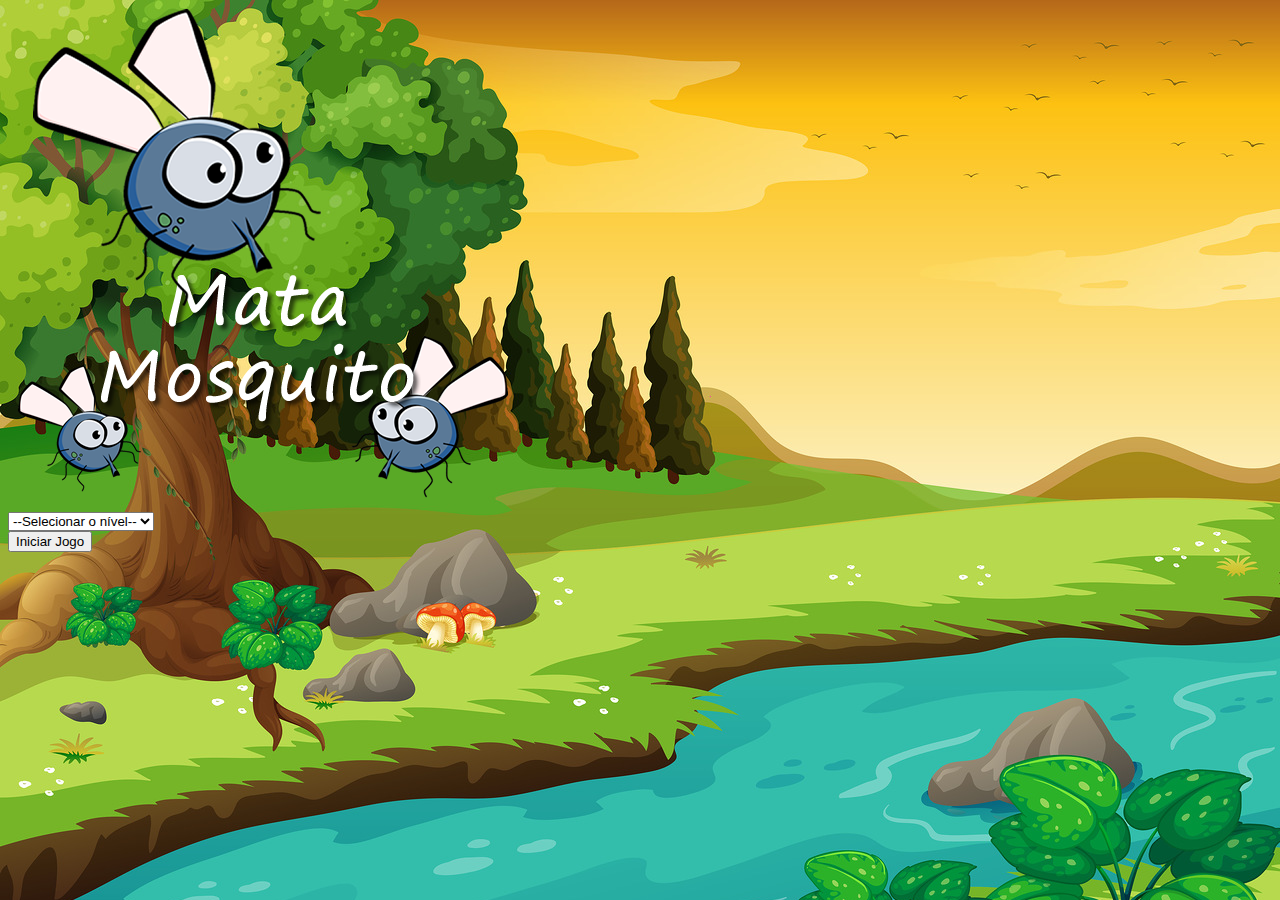
<file: index.html>
<!DOCTYPE html>
<html lang="en">
<head>
    <meta charset="UTF-8">
    <meta http-equiv="X-UA-Compatible" content="IE=edge">
    <meta name="viewport" content="width=device-width, initial-scale=1.0">
    <title>Document</title>

    <link rel="stylesheet" href="https://cdn.jsdelivr.net/npm/bootstrap@4.6.2/dist/css/bootstrap.min.css" 
    integrity="sha384-xOolHFLEh07PJGoPkLv1IbcEPTNtaed2xpHsD9ESMhqIYd0nLMwNLD69Npy4HI+N" 
    crossorigin="anonymous">

    <link rel="stylesheet" href="estilo.css">

    <script>
        function iniciarJogo() {
            var nivel = document.getElementById('nivel').value
            
            if(nivel === '') {
                alert('Selecione um nível para iniciar o jogo!')
                return false
            }

            window.location.href = "app.html?" + nivel
            
        }
    </script>

</head>
<body>
    <div class="container">
        <div class="row">
            <div class="col">
                <div class="d-flex justify-content-center">
                    <img src="imagens/game.png" alt="">
                </div>
            </div>
        </div>

        <div class="row">
            <div class="col">
                <div class="d-flex justify-content-center">
                    <div class="mb-4">
                        <select class="form-control" id="nivel">
                            <option value="">--Selecionar o nível--</option>
                            <option value="normal">Normal</option>
                            <option value="dificil">Difícil</option>
                            <option value="chucknorris">Chuck Norris</option>
                        </select>
                    </div>
                </div>
            </div>
        </div>

        <div class="row">
            <div class="col">
                <div class="d-flex justify-content-center">
                    <button type="button" class="btn btn-success btn-lg btn-outline-light" onclick="iniciarJogo()">Iniciar Jogo</button>
                </div>
            </div>
        </div>
    </div>
    
</body>
</html>
</file>
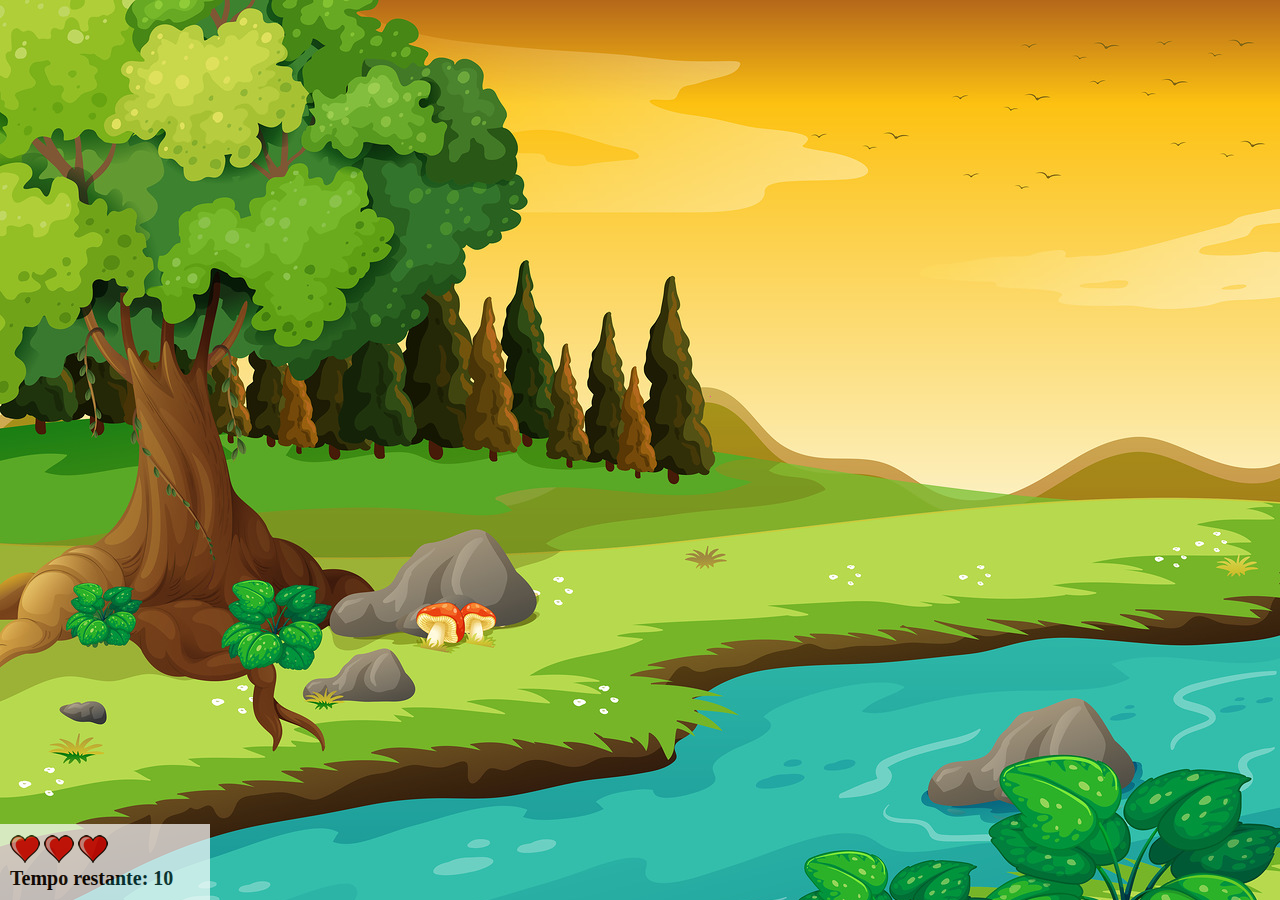
<file: app.html>
<!DOCTYPE html>
<html lang="en">
<head>
    <meta charset="UTF-8">
    <meta http-equiv="X-UA-Compatible" content="IE=edge">
    <meta name="viewport" content="width=device-width, initial-scale=1.0">
    <title>Game Mata Mosquito</title>

    <link rel="stylesheet" href="estilo.css">

    <script src="jogo.js"></script>

</head>

<body onresize="ajustaTamanhoPalcoJogo()">
    <div class="painel">
        <div class="vidas">
            <img id="v1" src="imagens/coracao_cheio.png" alt="">
            <img id="v2" src="imagens/coracao_cheio.png" alt="">
            <img id="v3" src="imagens/coracao_cheio.png" alt="">
        </div>

        <div class="cronometro">
            Tempo restante: <span id="cronometro"></span>
        </div>
    </div>

    <script>

        document.getElementById('cronometro').innerHTML = tempo

        var criaMosquito = setInterval(function() {
            posicaoRandomica()
        }, criaMosquitoTempo)
    </script>
</body>
</html>
</file>
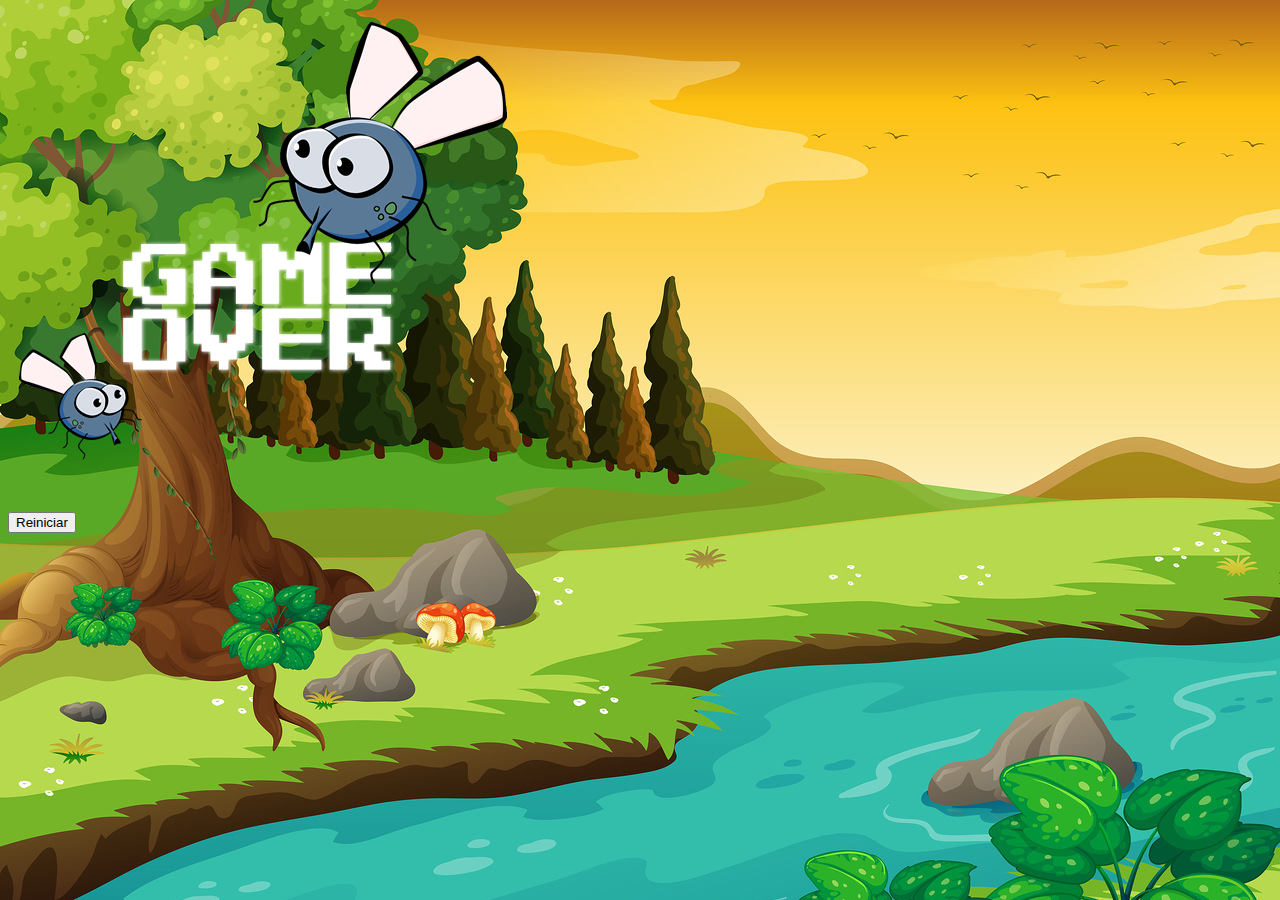
<file: fim_de_jogo.html>
<!DOCTYPE html>
<html lang="en">
<head>
    <meta charset="UTF-8">
    <meta http-equiv="X-UA-Compatible" content="IE=edge">
    <meta name="viewport" content="width=device-width, initial-scale=1.0">
    <title>Document</title>

    <link rel="stylesheet" href="https://cdn.jsdelivr.net/npm/bootstrap@4.6.2/dist/css/bootstrap.min.css" 
    integrity="sha384-xOolHFLEh07PJGoPkLv1IbcEPTNtaed2xpHsD9ESMhqIYd0nLMwNLD69Npy4HI+N" 
    crossorigin="anonymous">
    <link rel="stylesheet" href="estilo.css">
</head>
<body>
    <div class="container">
        <div class="row">
            <div class="col">
                <div class="d-flex justify-content-center">
                    <img src="imagens/game_over.png" alt="">
                </div>
            </div>
        </div>

        <div class="row">
            <div class="col">
                <div class="d-flex justify-content-center">
                    <button type="button" class="btn btn-dark btn-lg" onclick="window.location.href = 'index.html' ">Reiniciar</button>
                </div>
            </div>
        </div>
    </div>
    
</body>
</html>
</file>
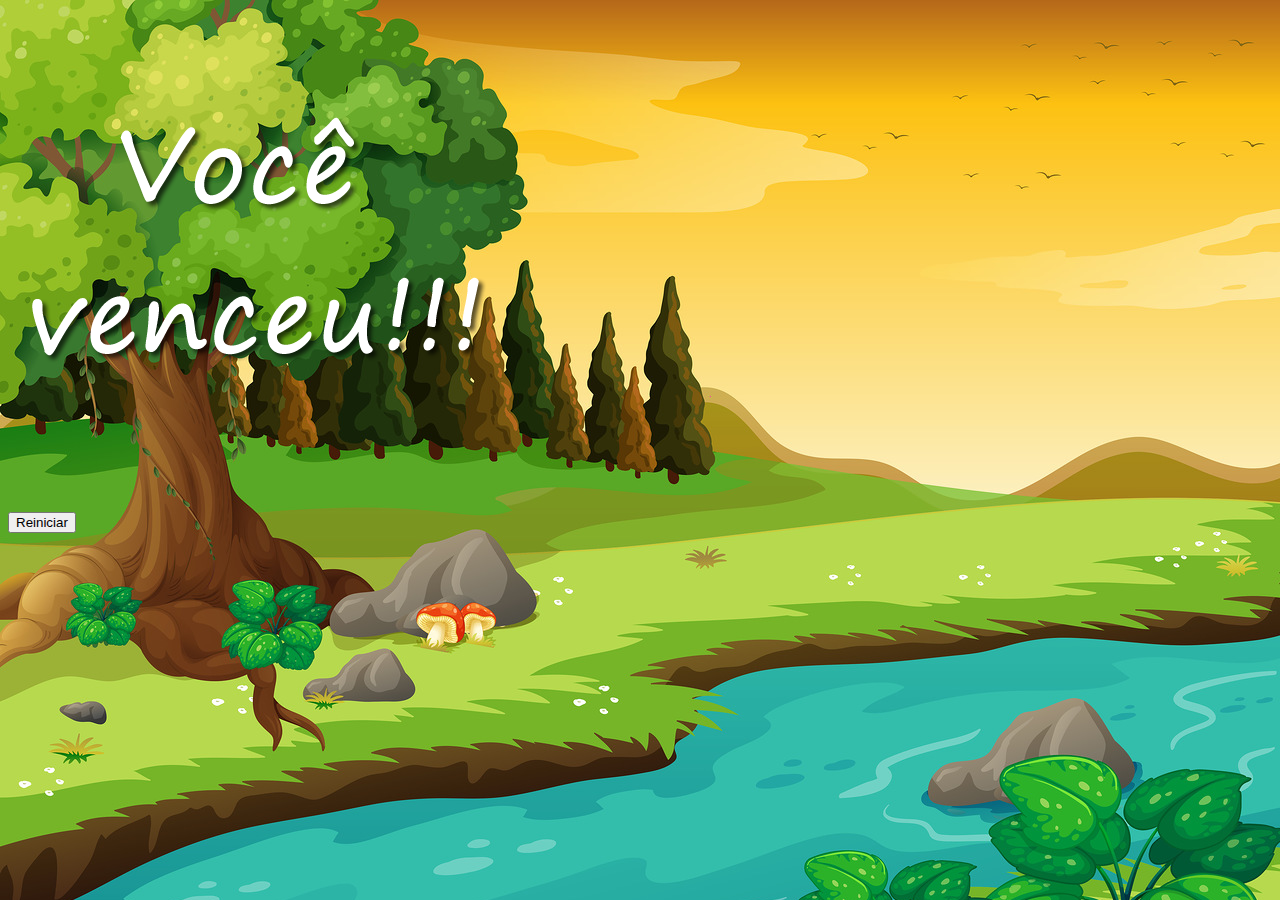
<file: vitoria.html>
<!DOCTYPE html>
<html lang="en">
<head>
    <meta charset="UTF-8">
    <meta http-equiv="X-UA-Compatible" content="IE=edge">
    <meta name="viewport" content="width=device-width, initial-scale=1.0">
    <title>Document</title>

    <link rel="stylesheet" href="https://cdn.jsdelivr.net/npm/bootstrap@4.6.2/dist/css/bootstrap.min.css" 
    integrity="sha384-xOolHFLEh07PJGoPkLv1IbcEPTNtaed2xpHsD9ESMhqIYd0nLMwNLD69Npy4HI+N" 
    crossorigin="anonymous">
    <link rel="stylesheet" href="estilo.css">
</head>
<body>
    <div class="container">
        <div class="row">
            <div class="col">
                <div class="d-flex justify-content-center">
                    <img src="imagens/vitoria.png" alt="">
                </div>
            </div>
        </div>

        <div class="row">
            <div class="col">
                <div class="d-flex justify-content-center">
                    <button type="button" class="btn btn-dark btn-lg" onclick="window.location.href = 'index.html' ">Reiniciar</button>
                </div>
            </div>
        </div>
    </div>
    
</body>
</html>
</file>
<file: estilo.css>
html {
    cursor: url(imagens/mata_mosca.png) 30 30, auto;
}

body {
    background-image: url(imagens/bg.jpg);
    background-repeat: no-repeat;
    background-size: cover;
}

.mosquito1 {
    width: 50px;
    height: 50px;
}

.mosquito2 {
    width: 70px;
    height: 70px;
}

.mosquito3 {
    width: 90px;
    height: 90px;
}

.ladoA {
    transform: scaleX(1);
}

.ladoB {
    transform: scaleX(-1);
}

.painel {
    position: absolute;
    width: 190px;
    padding: 10px;
    left: 0px;
    bottom: 0px;
    border-top: 1px solid #fff;
    background-color: #fff;
    opacity: 0.7;
}
.vidas {
    float: left;
}
.cronometro {
    float: left;
    font-size: 20px;
    font-weight: bold;
}
</file>
